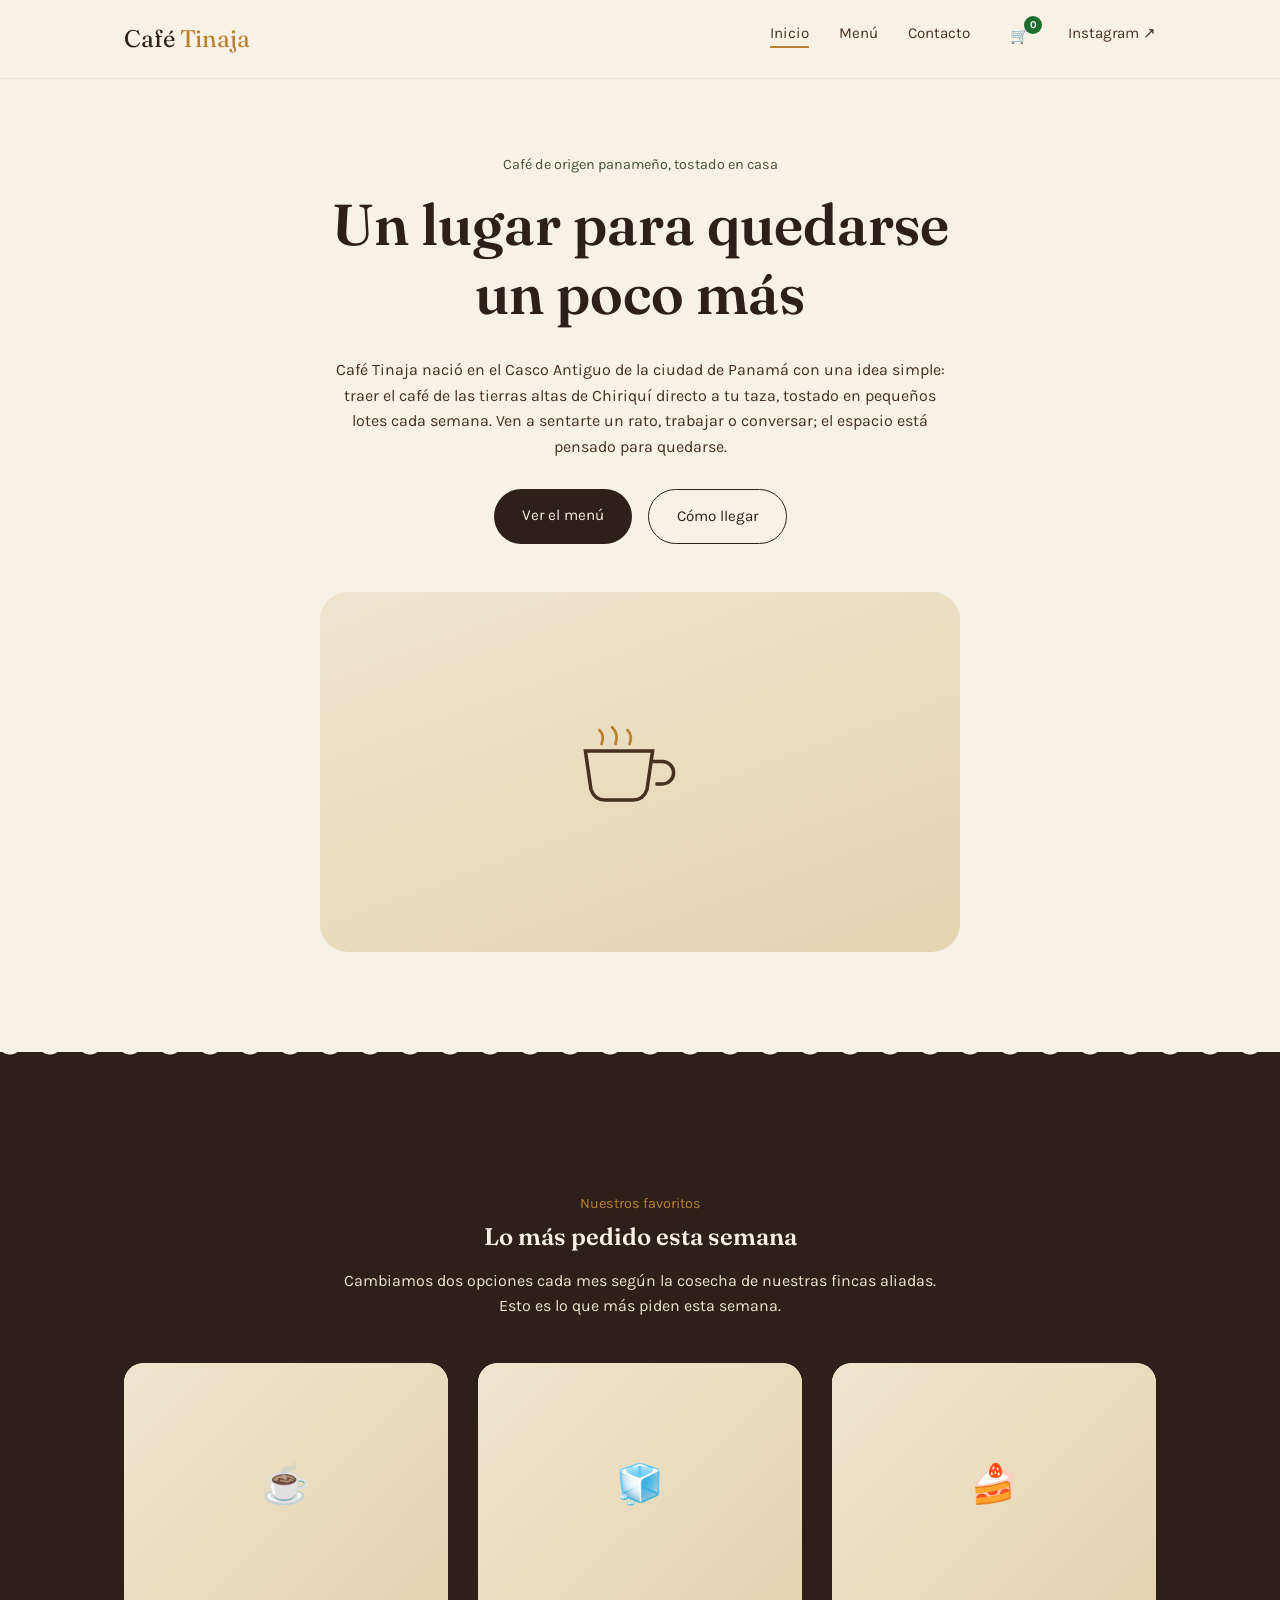
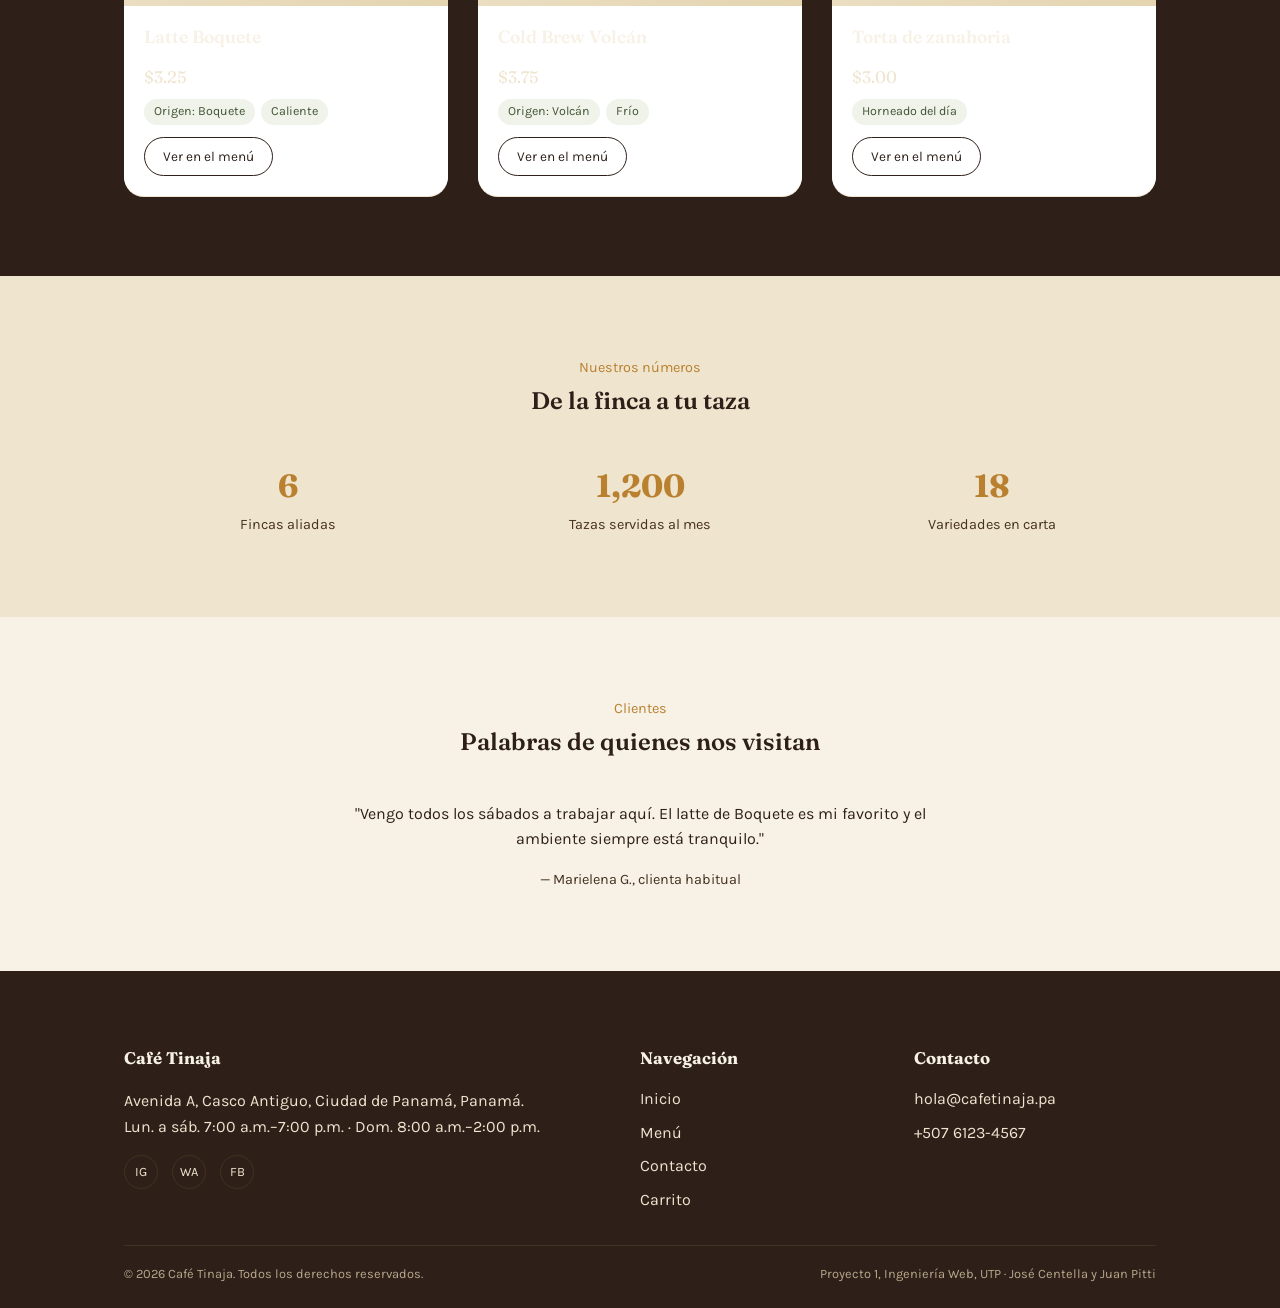
<file: index.html>
<!DOCTYPE html>
<html lang="es">
<head>
<meta charset="UTF-8">
<meta name="viewport" content="width=device-width, initial-scale=1.0">
<meta name="color-scheme" content="light">
<title>Café Tinaja | Cafetería de especialidad en Panamá</title>
<meta name="description" content="Café Tinaja: cafetería de especialidad con café de origen panameño, en el corazón de la ciudad.">
<link rel="preconnect" href="https://fonts.googleapis.com">
<link href="https://fonts.googleapis.com/css2?family=Fraunces:opsz,wght@9..144,500;9..144,600&family=Karla:wght@400;500;600&display=swap" rel="stylesheet">
<link rel="stylesheet" href="css/style.css">
</head>
<body>

<header class="navbar" id="navbar">
  <div class="container">
    <a href="index.html" class="logo">Café <em>Tinaja</em></a>
    <button class="nav-toggle" id="navToggle" aria-expanded="false" aria-controls="navLinks">☰ Menú</button>
    <ul class="nav-links" id="navLinks">
      <li><a href="index.html" class="active">Inicio</a></li>
      <li><a href="menu.html">Menú</a></li>
      <li><a href="contacto.html">Contacto</a></li>
      <li><a href="carrito.html" class="cart-link" id="cartLink" aria-label="Carrito de compras">🛒<span class="cart-badge" id="cartBadge" hidden>0</span></a></li>
      <li><a href="https://www.instagram.com/cafetinaja.pa" target="_blank" rel="noopener">Instagram ↗</a></li>
    </ul>
  </div>
</header>

<section class="hero">
  <div class="container">
    <span class="hero-eyebrow">Café de origen panameño, tostado en casa</span>
    <h1>Un lugar para quedarse un poco más</h1>
    <p>Café Tinaja nació en el Casco Antiguo de la ciudad de Panamá con una idea simple: traer el café de las tierras altas de Chiriquí directo a tu taza, tostado en pequeños lotes cada semana. Ven a sentarte un rato, trabajar o conversar; el espacio está pensado para quedarse.</p>
    <div class="hero-actions">
      <a href="menu.html" class="btn btn-primary">Ver el menú</a>
      <a href="contacto.html" class="btn btn-outline">Cómo llegar</a>
    </div>
    <div class="hero-media" aria-hidden="true">
      <svg viewBox="0 0 200 140" width="140" height="98">
        <path d="M30 95q5 15 20 15h40q15 0 20-15l8-55H22z" fill="none" stroke="#46301F" stroke-width="5"/>
        <path d="M118 55h14a16 16 0 0 1 0 32h-10" fill="none" stroke="#46301F" stroke-width="5"/>
        <path d="M45 30q5-12-3-20M65 30q5-15-5-24M85 30q5-12-3-20" fill="none" stroke="#B9812F" stroke-width="4" stroke-linecap="round"/>
      </svg>
    </div>
  </div>
</section>

<span class="wave-divider"></span>

<section class="section-dark">
  <div class="container">
    <div class="section-head">
      <span class="kicker">Nuestros favoritos</span>
      <h2>Lo más pedido esta semana</h2>
      <p>Cambiamos dos opciones cada mes según la cosecha de nuestras fincas aliadas. Esto es lo que más piden esta semana.</p>
    </div>
    <div class="menu-grid">
      <article class="menu-card">
        <div class="menu-photo" style="font-size:2.4rem;">☕</div>
        <div class="menu-body">
          <h3>Latte Boquete</h3>
          <p class="menu-price">$3.25</p>
          <ul class="menu-tags"><li>Origen: Boquete</li><li>Caliente</li></ul>
          <a class="btn btn-outline" style="padding:8px 18px;font-size:.85rem;" href="menu.html?buscar=Latte%20Boquete">Ver en el menú</a>
        </div>
      </article>
      <article class="menu-card">
        <div class="menu-photo" style="font-size:2.4rem;">🧊</div>
        <div class="menu-body">
          <h3>Cold Brew Volcán</h3>
          <p class="menu-price">$3.75</p>
          <ul class="menu-tags"><li>Origen: Volcán</li><li>Frío</li></ul>
          <a class="btn btn-outline" style="padding:8px 18px;font-size:.85rem;" href="menu.html?buscar=Cold%20Brew%20Volc%C3%A1n">Ver en el menú</a>
        </div>
      </article>
      <article class="menu-card">
        <div class="menu-photo" style="font-size:2.4rem;">🍰</div>
        <div class="menu-body">
          <h3>Torta de zanahoria</h3>
          <p class="menu-price">$3.00</p>
          <ul class="menu-tags"><li>Horneado del día</li></ul>
          <a class="btn btn-outline" style="padding:8px 18px;font-size:.85rem;" href="menu.html?buscar=Torta%20de%20zanahoria">Ver en el menú</a>
        </div>
      </article>
    </div>
  </div>
</section>

<section class="section-alt">
  <div class="container">
    <div class="section-head">
      <span class="kicker">Nuestros números</span>
      <h2>De la finca a tu taza</h2>
    </div>
    <div class="stats-row" style="color:var(--espresso)">
      <div class="stat"><b>6</b><span style="color:var(--espresso-2)">Fincas aliadas</span></div>
      <div class="stat"><b>1,200</b><span style="color:var(--espresso-2)">Tazas servidas al mes</span></div>
      <div class="stat"><b>18</b><span style="color:var(--espresso-2)">Variedades en carta</span></div>
    </div>
  </div>
</section>

<section>
  <div class="container">
    <div class="section-head">
      <span class="kicker">Clientes</span>
      <h2>Palabras de quienes nos visitan</h2>
    </div>
    <blockquote class="testimonial">
      <p>"Vengo todos los sábados a trabajar aquí. El latte de Boquete es mi favorito y el ambiente siempre está tranquilo."</p>
      <cite>— Marielena G., clienta habitual</cite>
    </blockquote>
  </div>
</section>

<footer>
  <div class="container">
    <div class="footer-grid">
      <div>
        <h4>Café Tinaja</h4>
        <p>Avenida A, Casco Antiguo, Ciudad de Panamá, Panamá.<br>Lun. a sáb. 7:00 a.m.–7:00 p.m. · Dom. 8:00 a.m.–2:00 p.m.</p>
        <div class="social-row">
          <a href="https://www.instagram.com/cafetinaja.pa" target="_blank" rel="noopener" aria-label="Instagram">IG</a>
          <a href="https://wa.me/50761234567" target="_blank" rel="noopener" aria-label="WhatsApp">WA</a>
          <a href="https://www.facebook.com/cafetinajapa" target="_blank" rel="noopener" aria-label="Facebook">FB</a>
        </div>
      </div>
      <div>
        <h4>Navegación</h4>
        <ul>
          <li><a href="index.html">Inicio</a></li>
          <li><a href="menu.html">Menú</a></li>
          <li><a href="contacto.html">Contacto</a></li>
          <li><a href="carrito.html">Carrito</a></li>
        </ul>
      </div>
      <div>
        <h4>Contacto</h4>
        <ul>
          <li>hola@cafetinaja.pa</li>
          <li>+507 6123-4567</li>
        </ul>
      </div>
    </div>
    <div class="footer-bottom">
      <span>© 2026 Café Tinaja. Todos los derechos reservados.</span>
      <span>Proyecto 1, Ingeniería Web, UTP · José Centella y Juan Pitti</span>
    </div>
  </div>
</footer>

<script>
  const navToggle = document.getElementById('navToggle');
  const navbar = document.getElementById('navbar');
  navToggle.addEventListener('click', () => {
    const expanded = navToggle.getAttribute('aria-expanded') === 'true';
    navToggle.setAttribute('aria-expanded', String(!expanded));
    navbar.classList.toggle('open');
  });
</script>
<script src="js/carrito.js"></script>
</body>
</html>
</file>
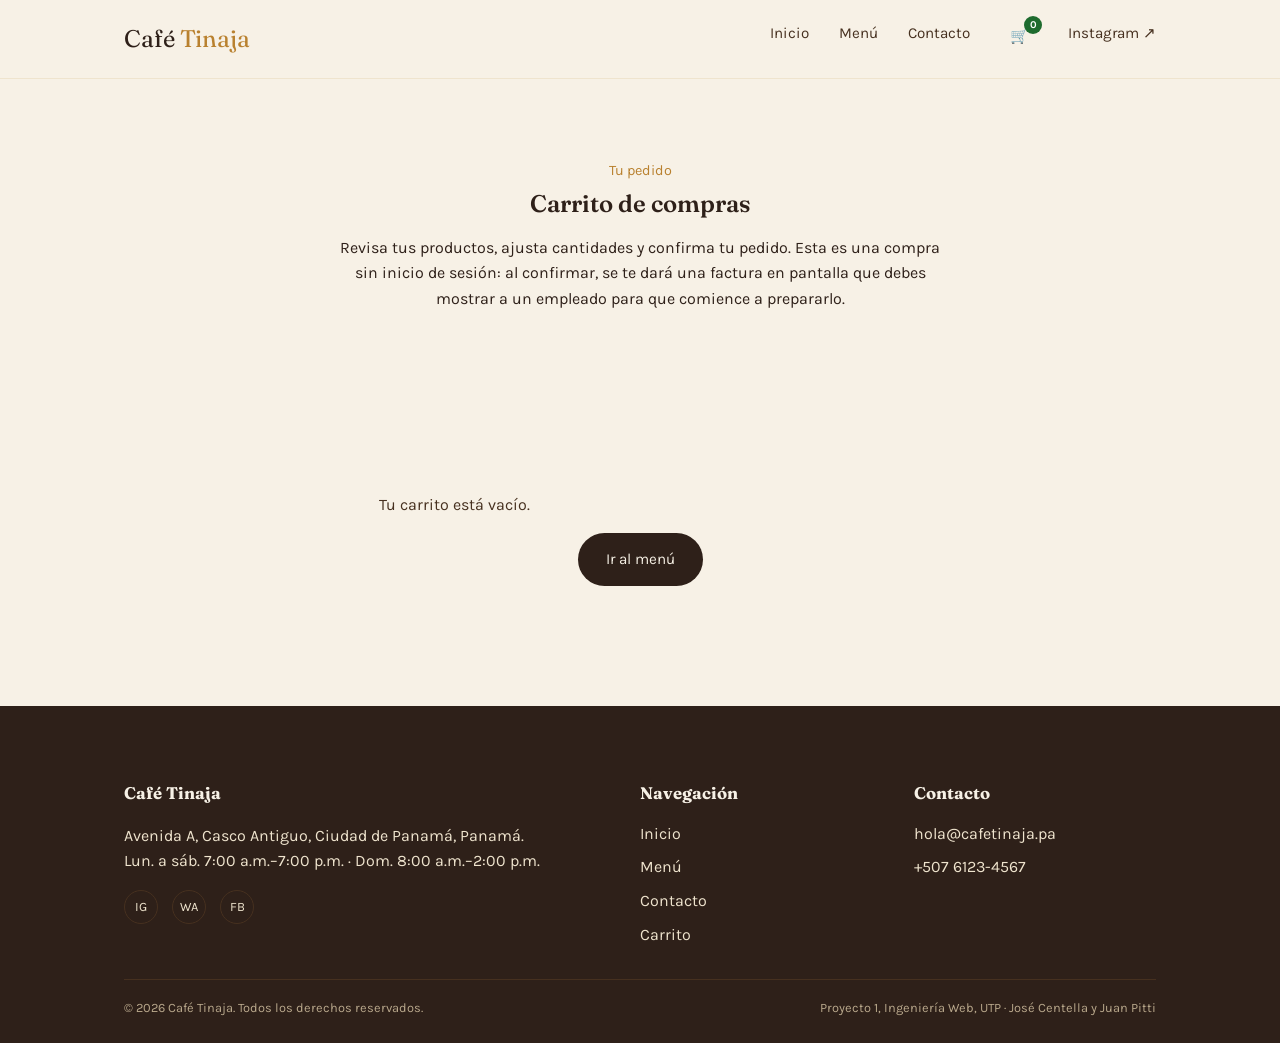
<file: carrito.html>
<!DOCTYPE html>
<html lang="es">
<head>
<meta charset="UTF-8">
<meta name="viewport" content="width=device-width, initial-scale=1.0">
<meta name="color-scheme" content="light">
<title>Carrito | Café Tinaja</title>
<meta name="description" content="Revisa y confirma tu pedido en Café Tinaja.">
<link rel="preconnect" href="https://fonts.googleapis.com">
<link href="https://fonts.googleapis.com/css2?family=Fraunces:opsz,wght@9..144,500;9..144,600&family=Karla:wght@400;500;600&display=swap" rel="stylesheet">
<link rel="stylesheet" href="css/style.css">
</head>
<body>

<header class="navbar" id="navbar">
  <div class="container">
    <a href="index.html" class="logo">Café <em>Tinaja</em></a>
    <button class="nav-toggle" id="navToggle" aria-expanded="false" aria-controls="navLinks">☰ Menú</button>
    <ul class="nav-links" id="navLinks">
      <li><a href="index.html">Inicio</a></li>
      <li><a href="menu.html">Menú</a></li>
      <li><a href="contacto.html">Contacto</a></li>
      <li><a href="carrito.html" class="cart-link" id="cartLink" aria-label="Carrito de compras">🛒<span class="cart-badge" id="cartBadge" hidden>0</span></a></li>
      <li><a href="https://www.instagram.com/cafetinaja.pa" target="_blank" rel="noopener">Instagram ↗</a></li>
    </ul>
  </div>
</header>

<section style="padding-bottom:0;">
  <div class="container">
    <div class="section-head">
      <span class="kicker">Tu pedido</span>
      <h1>Carrito de compras</h1>
      <p>Revisa tus productos, ajusta cantidades y confirma tu pedido. Esta es una compra sin inicio de sesión: al confirmar, se te dará una factura en pantalla que debes mostrar a un empleado para que comience a prepararlo.</p>
    </div>
  </div>
</section>

<section>
  <div class="container">
    <div id="toastCarrito" class="toast" role="status" aria-live="polite" hidden></div>

    <!-- Vista: carrito vacio -->
    <div id="vistaVacio" class="cart-empty" hidden>
      <p>Tu carrito está vacío.</p>
      <a href="menu.html" class="btn btn-primary">Ir al menú</a>
    </div>

    <!-- Vista: carrito con productos -->
    <div id="vistaCarrito" hidden>
      <div id="listaCarrito" class="cart-list"></div>
      <div class="cart-summary">
        <span>Total: <strong id="totalCarrito">$0.00</strong></span>
        <button type="button" id="btnVaciar" class="btn btn-outline">Vaciar carrito</button>
      </div>

      <div class="cart-checkout">
        <h2 style="text-align:center;">Confirmar pedido</h2>
        <form id="formPedido" name="pedido" method="POST" data-netlify="true" novalidate>
          <input type="hidden" name="form-name" value="pedido">
          <input type="hidden" name="resumen_pedido" id="resumenPedido">
          <input type="hidden" name="total" id="totalOculto">
          <div class="field">
            <label for="nombrePedido">Nombre completo</label>
            <input type="text" id="nombrePedido" name="nombre" required minlength="3" placeholder="Ej. María Pérez">
            <small class="form-error" id="e-nombrePedido"></small>
          </div>
          <div class="field">
            <label for="telefonoPedido">Teléfono (7 u 8 dígitos)</label>
            <input type="tel" id="telefonoPedido" name="telefono" required placeholder="61234567">
            <small class="form-error" id="e-telefonoPedido"></small>
          </div>
          <div class="field">
            <label for="notaPedido">Nota para el barista (opcional)</label>
            <textarea id="notaPedido" name="nota" placeholder="Ej. sin azúcar, para llevar…"></textarea>
          </div>
          <button type="submit" class="btn btn-primary" style="width:100%;">Confirmar pedido</button>
        </form>
      </div>
    </div>

    <!-- Vista: factura de confirmacion -->
    <div id="vistaFactura" hidden>
      <div class="factura">
        <h2>¡Pedido confirmado!</h2>
        <p class="factura-id" id="facturaId"></p>
        <ul id="facturaItems"></ul>
        <div class="factura-total"><span>Total</span><span id="facturaTotal"></span></div>
        <p class="factura-nota">Muestra esta pantalla a un empleado de Café Tinaja para que comience a preparar tu pedido.</p>
        <div style="text-align:center;margin-top:18px;">
          <a href="menu.html" class="btn btn-outline">Hacer otro pedido</a>
        </div>
      </div>
    </div>
  </div>
</section>

<footer>
  <div class="container">
    <div class="footer-grid">
      <div>
        <h4>Café Tinaja</h4>
        <p>Avenida A, Casco Antiguo, Ciudad de Panamá, Panamá.<br>Lun. a sáb. 7:00 a.m.–7:00 p.m. · Dom. 8:00 a.m.–2:00 p.m.</p>
        <div class="social-row">
          <a href="https://www.instagram.com/cafetinaja.pa" target="_blank" rel="noopener" aria-label="Instagram">IG</a>
          <a href="https://wa.me/50761234567" target="_blank" rel="noopener" aria-label="WhatsApp">WA</a>
          <a href="https://www.facebook.com/cafetinajapa" target="_blank" rel="noopener" aria-label="Facebook">FB</a>
        </div>
      </div>
      <div>
        <h4>Navegación</h4>
        <ul>
          <li><a href="index.html">Inicio</a></li>
          <li><a href="menu.html">Menú</a></li>
          <li><a href="contacto.html">Contacto</a></li>
          <li><a href="carrito.html">Carrito</a></li>
        </ul>
      </div>
      <div>
        <h4>Contacto</h4>
        <ul>
          <li>hola@cafetinaja.pa</li>
          <li>+507 6123-4567</li>
        </ul>
      </div>
    </div>
    <div class="footer-bottom">
      <span>© 2026 Café Tinaja. Todos los derechos reservados.</span>
      <span>Proyecto 1, Ingeniería Web, UTP · José Centella y Juan Pitti</span>
    </div>
  </div>
</footer>

<script src="js/carrito.js"></script>
<script>
  const navToggle = document.getElementById('navToggle');
  const navbar = document.getElementById('navbar');
  navToggle.addEventListener('click', () => {
    const expanded = navToggle.getAttribute('aria-expanded') === 'true';
    navToggle.setAttribute('aria-expanded', String(!expanded));
    navbar.classList.toggle('open');
  });

  const vistaVacio = document.getElementById('vistaVacio');
  const vistaCarrito = document.getElementById('vistaCarrito');
  const vistaFactura = document.getElementById('vistaFactura');
  const listaCarrito = document.getElementById('listaCarrito');
  const totalCarrito = document.getElementById('totalCarrito');

  function fmt(n) { return '$' + n.toFixed(2); }

  function renderCarrito() {
    const lista = Carrito.leerCarrito();
    if (lista.length === 0) {
      vistaVacio.hidden = false;
      vistaCarrito.hidden = true;
      vistaFactura.hidden = true;
      return;
    }
    vistaVacio.hidden = true;
    vistaCarrito.hidden = false;

    listaCarrito.innerHTML = lista.map(p => {
      const opciones = Array.from({ length: 10 }, (_, i) => i + 1)
        .map(n => `<option value="${n}" ${n === p.cantidad ? 'selected' : ''}>${n}</option>`).join('');
      return `
      <div class="cart-item" data-id="${p.id}">
        <div class="cart-item-info">
          <h3>${p.nombre}</h3>
          <p>${fmt(p.precio)} c/u</p>
        </div>
        <div class="cart-item-actions">
          <label>Cantidad
            <select class="cart-qty" data-id="${p.id}">${opciones}</select>
          </label>
          <span class="cart-subtotal">${fmt(p.precio * p.cantidad)}</span>
          <button type="button" class="cart-remove" data-id="${p.id}">Eliminar</button>
        </div>
      </div>`;
    }).join('');

    totalCarrito.textContent = fmt(Carrito.totalPrecio(lista));

    listaCarrito.querySelectorAll('.cart-qty').forEach(sel => {
      sel.addEventListener('change', () => {
        Carrito.cambiarCantidad(sel.dataset.id, sel.value);
        renderCarrito();
      });
    });
    listaCarrito.querySelectorAll('.cart-remove').forEach(btn => {
      btn.addEventListener('click', () => {
        Carrito.quitarDelCarrito(btn.dataset.id);
        renderCarrito();
      });
    });
  }

  document.getElementById('btnVaciar').addEventListener('click', () => {
    Carrito.vaciarCarrito();
    renderCarrito();
  });

  renderCarrito();

  // ---- Checkout ----
  const f = document.getElementById('formPedido');
  const reglasPedido = {
    nombre:   v => /^[A-Za-zÁÉÍÓÚÜÑáéíóúüñ ]{3,60}$/.test(v.trim()) || 'Escribe solo letras, entre 3 y 60 caracteres.',
    telefono: v => /^[0-9]{7,8}$/.test(v.trim()) || 'Escribe 7 u 8 dígitos, sin espacios ni guiones.'
  };
  function validarPedido(campo) {
    const regla = reglasPedido[campo.name];
    if (!regla) return true;
    const r = regla(campo.value);
    const err = document.getElementById('e-' + campo.id);
    if (err) err.textContent = r === true ? '' : r;
    campo.classList.toggle('invalido', r !== true);
    return r === true;
  }
  f.querySelectorAll('#nombrePedido, #telefonoPedido').forEach(c => c.addEventListener('blur', () => validarPedido(c)));

  let temporizadorCarrito;
  function mostrarToastCarrito(mensaje, tipo) {
    const t = document.getElementById('toastCarrito');
    clearTimeout(temporizadorCarrito);
    t.textContent = mensaje;
    t.className = 'toast ' + tipo;
    t.hidden = false;
    temporizadorCarrito = setTimeout(() => { t.hidden = true; }, 4000);
  }
  function codificar(datos) {
    return Object.keys(datos).map(k => encodeURIComponent(k) + '=' + encodeURIComponent(datos[k])).join('&');
  }

  f.addEventListener('submit', e => {
    e.preventDefault();
    let ok = true;
    f.querySelectorAll('#nombrePedido, #telefonoPedido').forEach(c => { if (!validarPedido(c)) ok = false; });
    if (!ok) return;

    const lista = Carrito.leerCarrito();
    if (lista.length === 0) { mostrarToastCarrito('Tu carrito está vacío.', 'error'); return; }

    const total = Carrito.totalPrecio(lista);
    const resumenTexto = lista.map(p => `${p.cantidad}x ${p.nombre} (${fmt(p.precio * p.cantidad)})`).join(' | ');
    document.getElementById('resumenPedido').value = resumenTexto;
    document.getElementById('totalOculto').value = fmt(total);

    const datos = Object.fromEntries(new FormData(f).entries());
    fetch('/', {
      method: 'POST',
      headers: { 'Content-Type': 'application/x-www-form-urlencoded' },
      body: codificar(datos)
    })
    .then(res => {
      if (!res.ok) throw new Error('Respuesta no valida de Netlify: ' + res.status);
      const idPedido = 'CT-' + Date.now().toString().slice(-6);
      document.getElementById('facturaId').textContent = 'Pedido ' + idPedido;
      document.getElementById('facturaItems').innerHTML = lista.map(p =>
        `<li><span>${p.cantidad}x ${p.nombre}</span><span>${fmt(p.precio * p.cantidad)}</span></li>`
      ).join('');
      document.getElementById('facturaTotal').textContent = fmt(total);

      Carrito.vaciarCarrito();
      vistaCarrito.hidden = true;
      vistaFactura.hidden = false;
    })
    .catch(() => {
      mostrarToastCarrito('Error: no se pudo confirmar el pedido.', 'error');
    });
  });
</script>
</body>
</html>
</file>
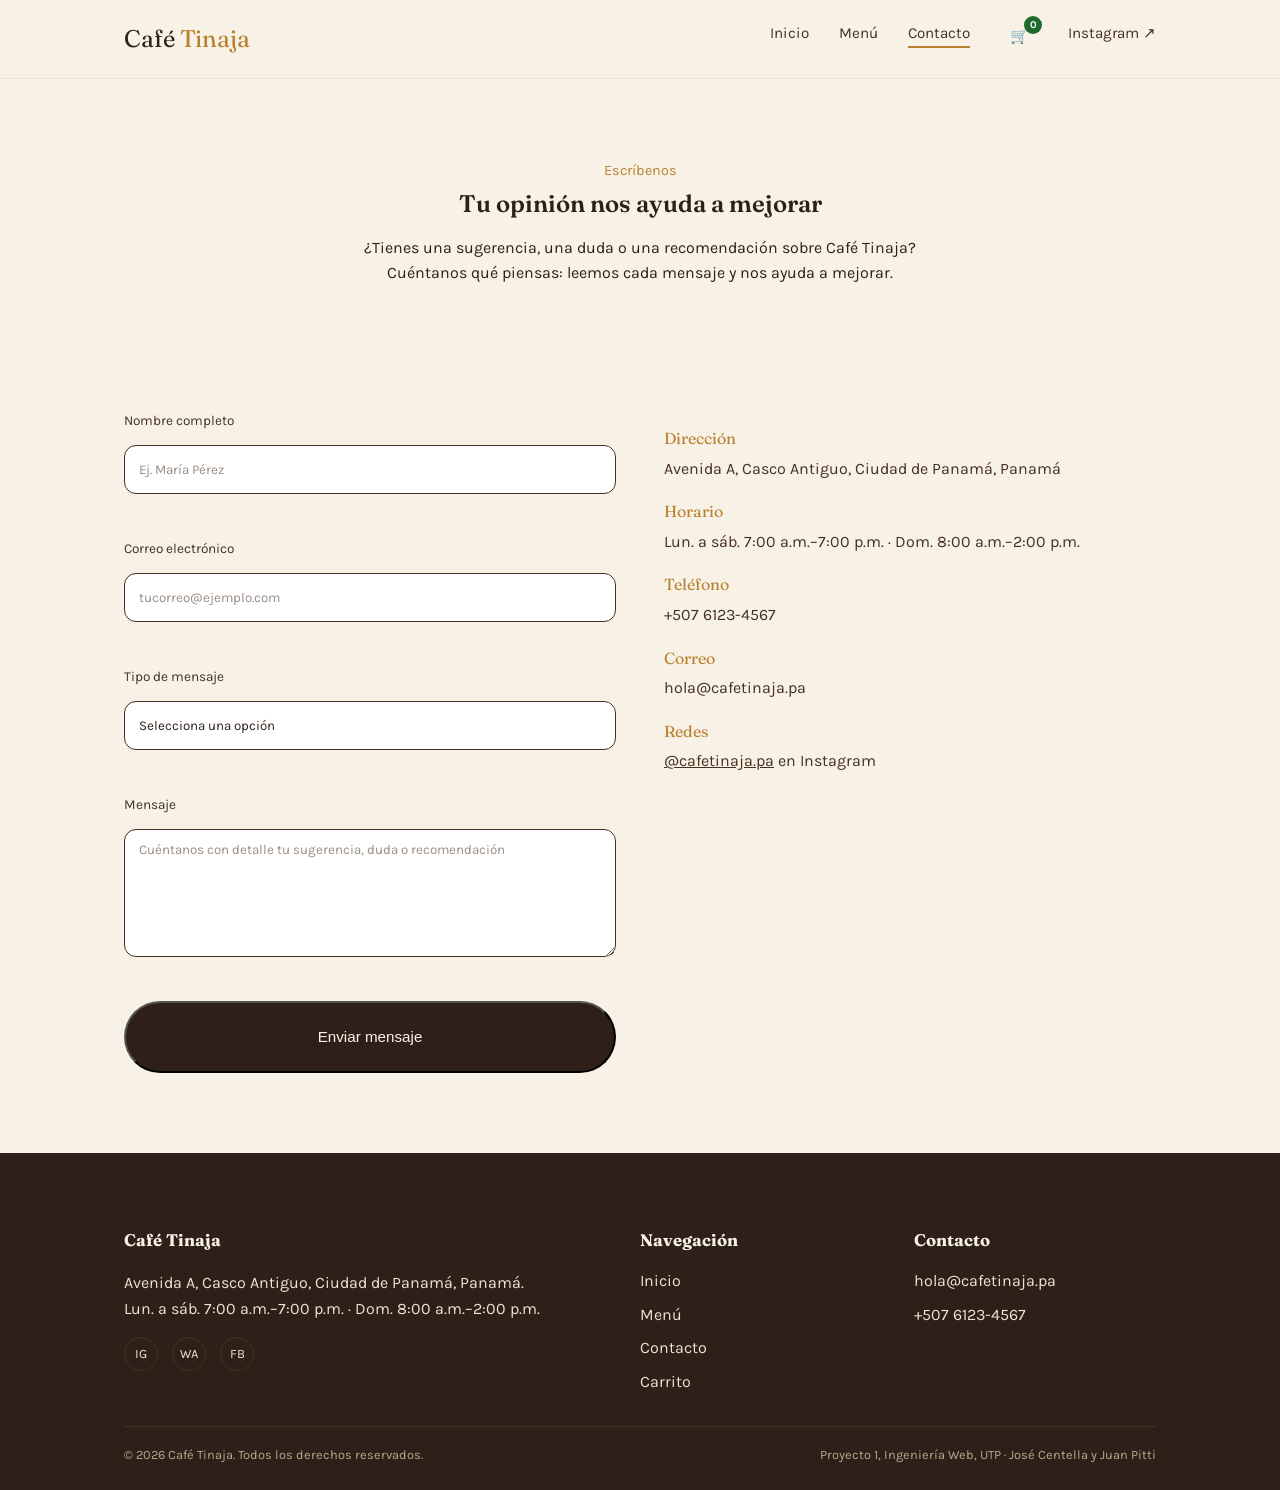
<file: contacto.html>
<!DOCTYPE html>
<html lang="es">
<head>
<meta charset="UTF-8">
<meta name="viewport" content="width=device-width, initial-scale=1.0">
<meta name="color-scheme" content="light">
<title>Contacto | Café Tinaja</title>
<meta name="description" content="Comparte tus sugerencias, dudas o recomendaciones sobre Café Tinaja.">
<link rel="preconnect" href="https://fonts.googleapis.com">
<link href="https://fonts.googleapis.com/css2?family=Fraunces:opsz,wght@9..144,500;9..144,600&family=Karla:wght@400;500;600&display=swap" rel="stylesheet">
<link rel="stylesheet" href="css/style.css">
</head>
<body>

<header class="navbar" id="navbar">
  <div class="container">
    <a href="index.html" class="logo">Café <em>Tinaja</em></a>
    <button class="nav-toggle" id="navToggle" aria-expanded="false" aria-controls="navLinks">☰ Menú</button>
    <ul class="nav-links" id="navLinks">
      <li><a href="index.html">Inicio</a></li>
      <li><a href="menu.html">Menú</a></li>
      <li><a href="contacto.html" class="active">Contacto</a></li>
      <li><a href="carrito.html" class="cart-link" id="cartLink" aria-label="Carrito de compras">🛒<span class="cart-badge" id="cartBadge" hidden>0</span></a></li>
      <li><a href="https://www.instagram.com/cafetinaja.pa" target="_blank" rel="noopener">Instagram ↗</a></li>
    </ul>
  </div>
</header>

<section style="padding-bottom:0;">
  <div class="container">
    <div class="section-head">
      <span class="kicker">Escríbenos</span>
      <h1>Tu opinión nos ayuda a mejorar</h1>
      <p>¿Tienes una sugerencia, una duda o una recomendación sobre Café Tinaja? Cuéntanos qué piensas: leemos cada mensaje y nos ayuda a mejorar.</p>
    </div>
  </div>
</section>

<section>
  <div class="container contact-grid">
    <div id="toast" class="toast" role="status" aria-live="polite" hidden></div>
    <form class="contact-form" id="form" name="contacto" method="POST" data-netlify="true" novalidate>
      <input type="hidden" name="form-name" value="contacto">
      <div class="field">
        <label for="nombre">Nombre completo</label>
        <input type="text" id="nombre" name="nombre" required placeholder="Ej. María Pérez" minlength="3">
        <small class="form-error" id="e-nombre"></small>
      </div>
      <div class="field">
        <label for="correo">Correo electrónico</label>
        <input type="email" id="correo" name="correo" required placeholder="tucorreo@ejemplo.com">
        <small class="form-error" id="e-correo"></small>
      </div>
      <div class="field">
        <label for="motivo">Tipo de mensaje</label>
        <select id="motivo" name="motivo" required>
          <option value="">Selecciona una opción</option>
          <option>Sugerencia</option>
          <option>Duda</option>
          <option>Recomendación</option>
          <option>Otro</option>
        </select>
        <small class="form-error" id="e-motivo"></small>
      </div>
      <div class="field">
        <label for="mensaje">Mensaje</label>
        <textarea id="mensaje" name="mensaje" required placeholder="Cuéntanos con detalle tu sugerencia, duda o recomendación" minlength="15"></textarea>
        <small class="form-error" id="e-mensaje"></small>
      </div>
      <button type="submit" class="btn btn-primary">Enviar mensaje</button>
    </form>

    <div>
      <dl class="contact-info">
        <dt>Dirección</dt>
        <dd>Avenida A, Casco Antiguo, Ciudad de Panamá, Panamá</dd>
        <dt>Horario</dt>
        <dd>Lun. a sáb. 7:00 a.m.–7:00 p.m. · Dom. 8:00 a.m.–2:00 p.m.</dd>
        <dt>Teléfono</dt>
        <dd>+507 6123-4567</dd>
        <dt>Correo</dt>
        <dd>hola@cafetinaja.pa</dd>
        <dt>Redes</dt>
        <dd><a href="https://www.instagram.com/cafetinaja.pa" target="_blank" rel="noopener">@cafetinaja.pa</a> en Instagram</dd>
      </dl>
      <div class="map-box" style="background:none;">
        <iframe src="https://www.google.com/maps?q=Casco+Antiguo,+Ciudad+de+Panam%C3%A1&output=embed"
          width="100%" height="100%" style="border:0;border-radius:20px;" loading="lazy"
          referrerpolicy="no-referrer-when-downgrade" title="Ubicación de Café Tinaja"></iframe>
      </div>
    </div>
  </div>
</section>

<footer>
  <div class="container">
    <div class="footer-grid">
      <div>
        <h4>Café Tinaja</h4>
        <p>Avenida A, Casco Antiguo, Ciudad de Panamá, Panamá.<br>Lun. a sáb. 7:00 a.m.–7:00 p.m. · Dom. 8:00 a.m.–2:00 p.m.</p>
        <div class="social-row">
          <a href="https://www.instagram.com/cafetinaja.pa" target="_blank" rel="noopener" aria-label="Instagram">IG</a>
          <a href="https://wa.me/50761234567" target="_blank" rel="noopener" aria-label="WhatsApp">WA</a>
          <a href="https://www.facebook.com/cafetinajapa" target="_blank" rel="noopener" aria-label="Facebook">FB</a>
        </div>
      </div>
      <div>
        <h4>Navegación</h4>
        <ul>
          <li><a href="index.html">Inicio</a></li>
          <li><a href="menu.html">Menú</a></li>
          <li><a href="contacto.html">Contacto</a></li>
          <li><a href="carrito.html">Carrito</a></li>
        </ul>
      </div>
      <div>
        <h4>Contacto</h4>
        <ul>
          <li>hola@cafetinaja.pa</li>
          <li>+507 6123-4567</li>
        </ul>
      </div>
    </div>
    <div class="footer-bottom">
      <span>© 2026 Café Tinaja. Todos los derechos reservados.</span>
      <span>Proyecto 1, Ingeniería Web, UTP · José Centella y Juan Pitti</span>
    </div>
  </div>
</footer>

<script>
  const navToggle = document.getElementById('navToggle');
  const navbar = document.getElementById('navbar');
  navToggle.addEventListener('click', () => {
    const expanded = navToggle.getAttribute('aria-expanded') === 'true';
    navToggle.setAttribute('aria-expanded', String(!expanded));
    navbar.classList.toggle('open');
  });

  const f = document.getElementById("form");
  const reglas = {
    nombre:   v => /^[A-Za-zÁÉÍÓÚÜÑáéíóúüñ ]{3,60}$/.test(v.trim()) || "Escribe solo letras, entre 3 y 60 caracteres.",
    correo:   v => /^[^\s@]+@[^\s@]+\.[^\s@]{2,}$/.test(v.trim()) || "Escribe un correo válido, como nombre@dominio.com.",
    motivo:   v => v !== "" || "Selecciona un tipo de mensaje.",
    mensaje:  v => v.trim().length >= 15 || "El mensaje debe tener al menos 15 caracteres."
  };
  function validar(campo) {
    const r = reglas[campo.name](campo.value);
    const err = document.getElementById("e-" + campo.name);
    if (err) err.textContent = r === true ? "" : r;
    campo.classList.toggle("invalido", r !== true);
    return r === true;
  }
  f.querySelectorAll("input:not([type=hidden]), select, textarea").forEach(c => c.addEventListener("blur", () => validar(c)));

  let temporizador;
  function mostrarToast(mensaje, tipo) {
    const t = document.getElementById("toast");
    clearTimeout(temporizador);
    t.textContent = mensaje;
    t.className = "toast " + tipo;
    t.hidden = false;
    temporizador = setTimeout(() => { t.hidden = true; }, 4000);
  }
  function codificar(datos) {
    return Object.keys(datos).map(k => encodeURIComponent(k) + "=" + encodeURIComponent(datos[k])).join("&");
  }
  f.addEventListener("submit", e => {
    e.preventDefault();
    let ok = true;
    f.querySelectorAll("input:not([type=hidden]), select, textarea").forEach(c => { if (!validar(c)) ok = false; });
    if (!ok) return;
    const datos = Object.fromEntries(new FormData(f).entries());
    fetch("/", {
      method: "POST",
      headers: { "Content-Type": "application/x-www-form-urlencoded" },
      body: codificar(datos)
    })
    .then(res => {
      if (!res.ok) throw new Error("Respuesta no valida de Netlify: " + res.status);
      f.reset();
      mostrarToast("Mensaje enviado correctamente.", "exito");
    })
    .catch(() => {
      mostrarToast("Error: no se pudo enviar el mensaje.", "error");
    });
  });
</script>
<script src="js/carrito.js"></script>
</body>
</html>
</file>
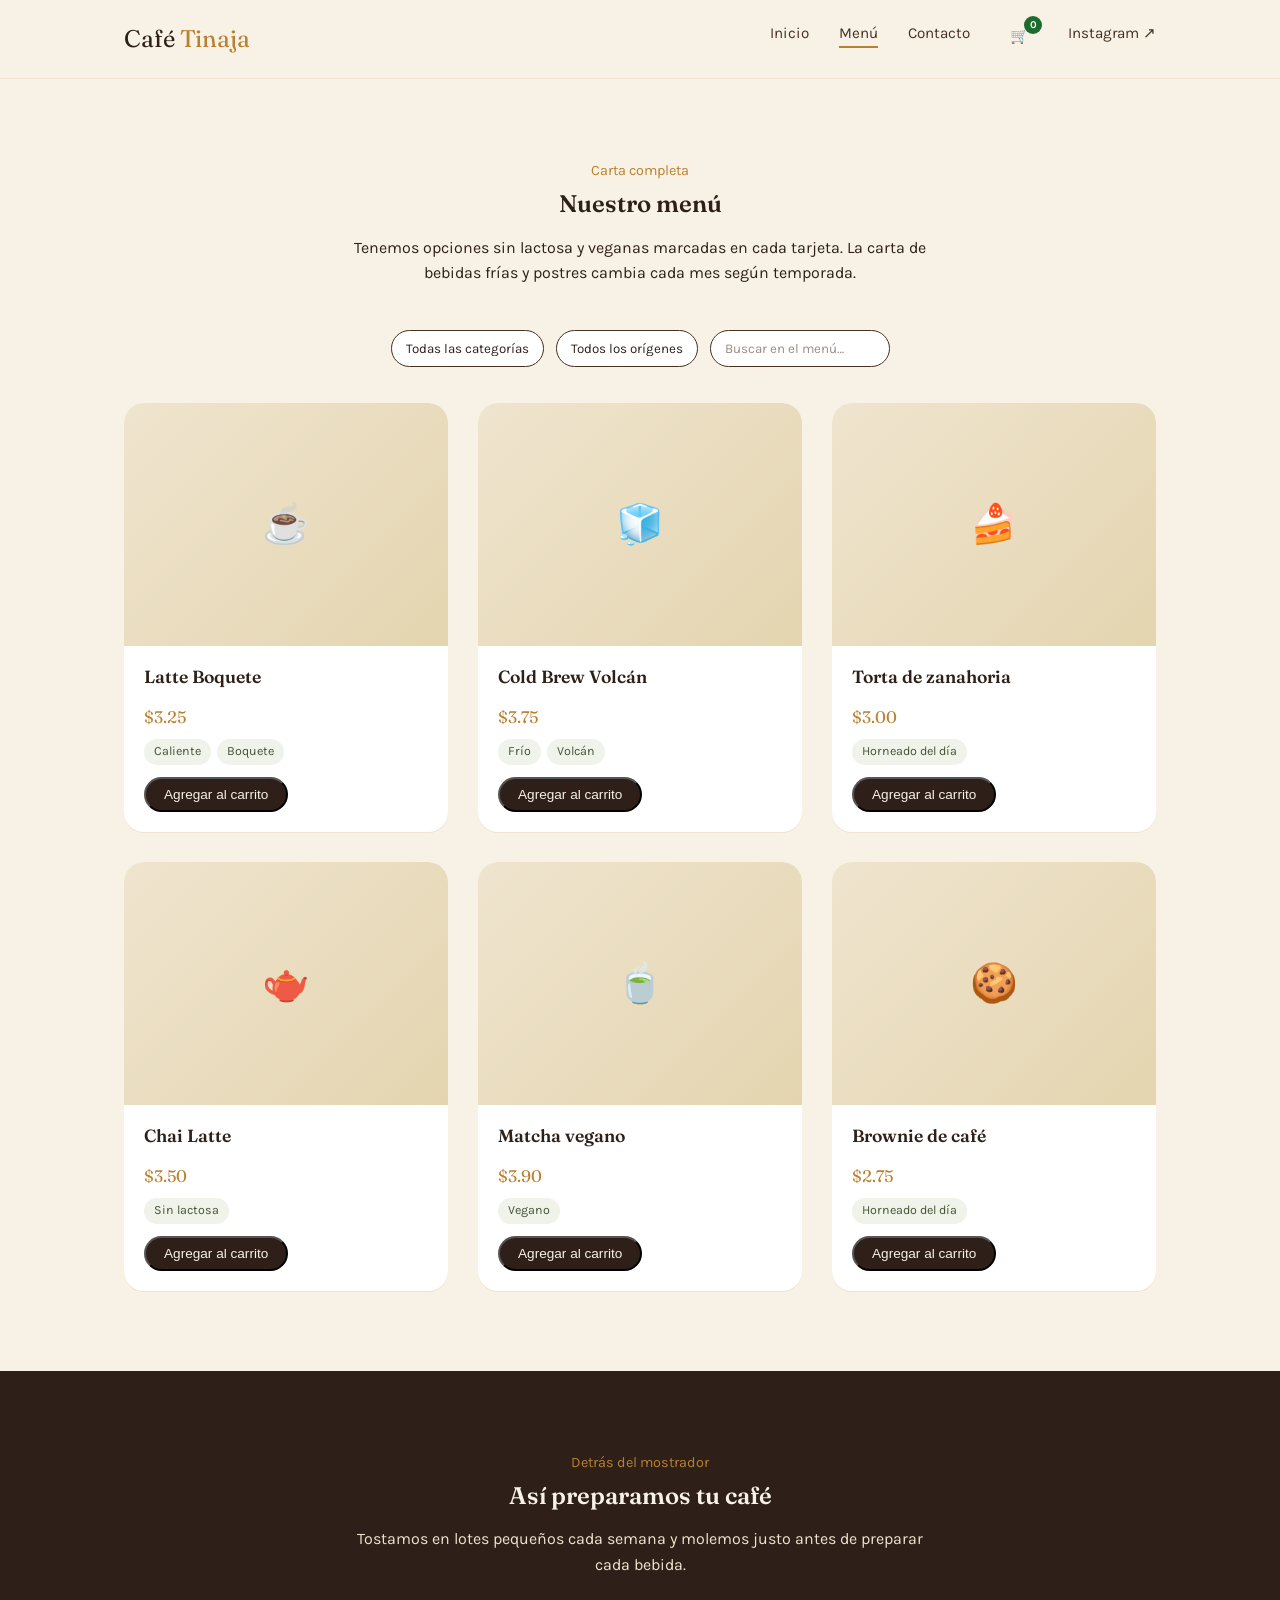
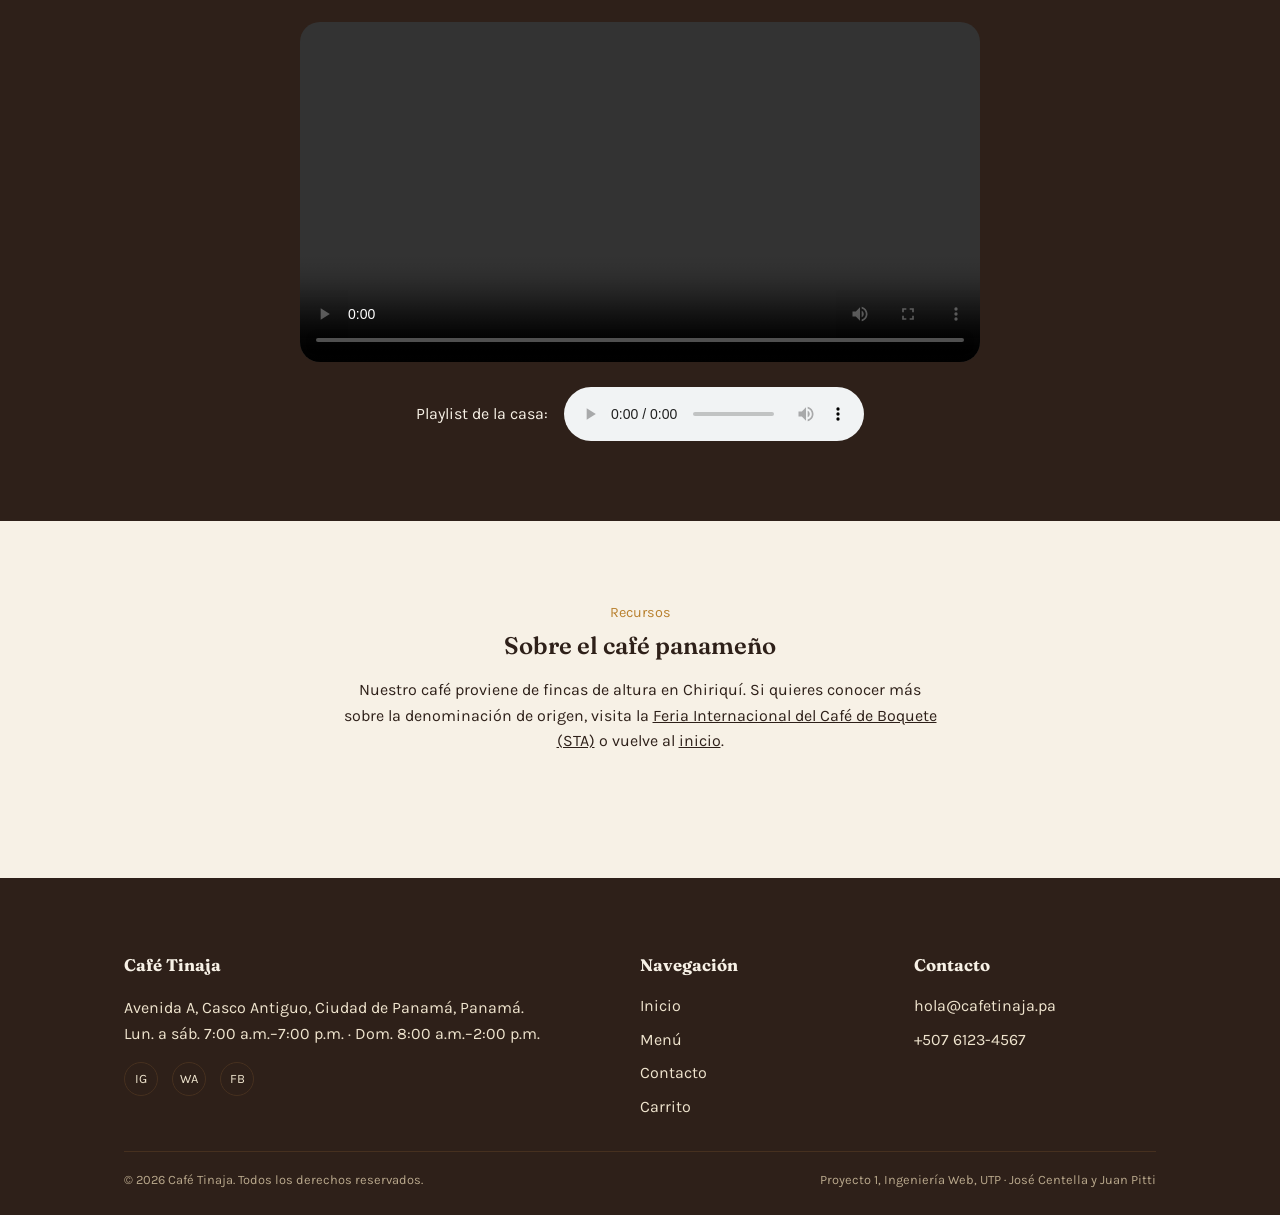
<file: menu.html>
<!DOCTYPE html>
<html lang="es">
<head>
<meta charset="UTF-8">
<meta name="viewport" content="width=device-width, initial-scale=1.0">
<meta name="color-scheme" content="light">
<title>Menú | Café Tinaja</title>
<meta name="description" content="Menú completo de Café Tinaja: bebidas de especialidad, postres y opciones frías.">
<link rel="preconnect" href="https://fonts.googleapis.com">
<link href="https://fonts.googleapis.com/css2?family=Fraunces:opsz,wght@9..144,500;9..144,600&family=Karla:wght@400;500;600&display=swap" rel="stylesheet">
<link rel="stylesheet" href="css/style.css">
</head>
<body>

<header class="navbar" id="navbar">
  <div class="container">
    <a href="index.html" class="logo">Café <em>Tinaja</em></a>
    <button class="nav-toggle" id="navToggle" aria-expanded="false" aria-controls="navLinks">☰ Menú</button>
    <ul class="nav-links" id="navLinks">
      <li><a href="index.html">Inicio</a></li>
      <li><a href="menu.html" class="active">Menú</a></li>
      <li><a href="contacto.html">Contacto</a></li>
      <li><a href="carrito.html" class="cart-link" id="cartLink" aria-label="Carrito de compras">🛒<span class="cart-badge" id="cartBadge" hidden>0</span></a></li>
      <li><a href="https://www.instagram.com/cafetinaja.pa" target="_blank" rel="noopener">Instagram ↗</a></li>
    </ul>
  </div>
</header>

<section style="padding-bottom:0;">
  <div class="container">
    <div class="section-head">
      <span class="kicker">Carta completa</span>
      <h1>Nuestro menú</h1>
      <p>Tenemos opciones sin lactosa y veganas marcadas en cada tarjeta. La carta de bebidas frías y postres cambia cada mes según temporada.</p>
    </div>
  </div>
</section>

<section style="padding-top:0;">
  <div class="container">
    <form class="filters" onsubmit="return false;">
      <select name="categoria" aria-label="Filtrar por categoría">
        <option value="">Todas las categorías</option>
        <option>Bebidas calientes</option>
        <option>Bebidas frías</option>
        <option>Postres</option>
      </select>
      <select name="origen" aria-label="Filtrar por origen del café">
        <option value="">Todos los orígenes</option>
        <option>Boquete</option>
        <option>Volcán</option>
      </select>
      <input type="text" id="buscarMenu" placeholder="Buscar en el menú…">
    </form>

    <div id="toastMenu" class="toast" role="status" aria-live="polite" hidden></div>
    <div class="menu-grid">
      <article class="menu-card" data-categoria="Bebidas calientes" data-origen="Boquete" data-nombre="Latte Boquete">
        <div class="menu-photo" style="font-size:2.4rem;">☕</div>
        <div class="menu-body">
          <h3>Latte Boquete</h3>
          <p class="menu-price">$3.25</p>
          <ul class="menu-tags"><li>Caliente</li><li>Boquete</li></ul>
          <button type="button" class="btn btn-primary btn-agregar" style="padding:8px 18px;font-size:.85rem;" data-id="latte-boquete" data-nombre="Latte Boquete" data-precio="3.25">Agregar al carrito</button>
        </div>
      </article>
      <article class="menu-card" data-categoria="Bebidas frías" data-origen="Volcán" data-nombre="Cold Brew Volcán">
        <div class="menu-photo" style="font-size:2.4rem;">🧊</div>
        <div class="menu-body">
          <h3>Cold Brew Volcán</h3>
          <p class="menu-price">$3.75</p>
          <ul class="menu-tags"><li>Frío</li><li>Volcán</li></ul>
          <button type="button" class="btn btn-primary btn-agregar" style="padding:8px 18px;font-size:.85rem;" data-id="cold-brew-volcan" data-nombre="Cold Brew Volcán" data-precio="3.75">Agregar al carrito</button>
        </div>
      </article>
      <article class="menu-card" data-categoria="Postres" data-origen="" data-nombre="Torta de zanahoria">
        <div class="menu-photo" style="font-size:2.4rem;">🍰</div>
        <div class="menu-body">
          <h3>Torta de zanahoria</h3>
          <p class="menu-price">$3.00</p>
          <ul class="menu-tags"><li>Horneado del día</li></ul>
          <button type="button" class="btn btn-primary btn-agregar" style="padding:8px 18px;font-size:.85rem;" data-id="torta-zanahoria" data-nombre="Torta de zanahoria" data-precio="3.00">Agregar al carrito</button>
        </div>
      </article>
      <article class="menu-card" data-categoria="Bebidas calientes" data-origen="" data-nombre="Chai Latte">
        <div class="menu-photo" style="font-size:2.4rem;">🫖</div>
        <div class="menu-body">
          <h3>Chai Latte</h3>
          <p class="menu-price">$3.50</p>
          <ul class="menu-tags"><li>Sin lactosa</li></ul>
          <button type="button" class="btn btn-primary btn-agregar" style="padding:8px 18px;font-size:.85rem;" data-id="chai-latte" data-nombre="Chai Latte" data-precio="3.50">Agregar al carrito</button>
        </div>
      </article>
      <article class="menu-card" data-categoria="Bebidas frías" data-origen="" data-nombre="Matcha vegano">
        <div class="menu-photo" style="font-size:2.4rem;">🍵</div>
        <div class="menu-body">
          <h3>Matcha vegano</h3>
          <p class="menu-price">$3.90</p>
          <ul class="menu-tags"><li>Vegano</li></ul>
          <button type="button" class="btn btn-primary btn-agregar" style="padding:8px 18px;font-size:.85rem;" data-id="matcha-vegano" data-nombre="Matcha vegano" data-precio="3.90">Agregar al carrito</button>
        </div>
      </article>
      <article class="menu-card" data-categoria="Postres" data-origen="" data-nombre="Brownie de café">
        <div class="menu-photo" style="font-size:2.4rem;">🍪</div>
        <div class="menu-body">
          <h3>Brownie de café</h3>
          <p class="menu-price">$2.75</p>
          <ul class="menu-tags"><li>Horneado del día</li></ul>
          <button type="button" class="btn btn-primary btn-agregar" style="padding:8px 18px;font-size:.85rem;" data-id="brownie-cafe" data-nombre="Brownie de café" data-precio="2.75">Agregar al carrito</button>
        </div>
      </article>
    </div>
  </div>
</section>

<!-- ============ VIDEO + AUDIO (requisito de la rúbrica) ============ -->
<section class="section-dark">
  <div class="container">
    <div class="section-head">
      <span class="kicker">Detrás del mostrador</span>
      <h2>Así preparamos tu café</h2>
      <p>Tostamos en lotes pequeños cada semana y molemos justo antes de preparar cada bebida.</p>
    </div>
    <div class="media-block">
      <video controls poster="">
        <source src="media/100abfd8fb7157e60ae458a59498ede0.mp4" type="video/mp4">
        Tu navegador no soporta video HTML5.
      </video>
      <div class="audio-row">
        <span>Playlist de la casa:</span>
        <audio controls src="https://www.w3schools.com/html/horse.ogg">
          Tu navegador no soporta audio HTML5.
        </audio>
      </div>
    </div>
  </div>
</section>

<section>
  <div class="container">
    <div class="section-head">
      <span class="kicker">Recursos</span>
      <h2>Sobre el café panameño</h2>
      <p>Nuestro café proviene de fincas de altura en Chiriquí. Si quieres conocer más sobre la denominación de origen,
        visita la <a href="https://www.staexpo.com" target="_blank" rel="noopener">Feria Internacional del Café de Boquete (STA)</a>
        o vuelve al <a href="index.html">inicio</a>.
      </p>
    </div>
  </div>
</section>

<footer>
  <div class="container">
    <div class="footer-grid">
      <div>
        <h4>Café Tinaja</h4>
        <p>Avenida A, Casco Antiguo, Ciudad de Panamá, Panamá.<br>Lun. a sáb. 7:00 a.m.–7:00 p.m. · Dom. 8:00 a.m.–2:00 p.m.</p>
        <div class="social-row">
          <a href="https://www.instagram.com/cafetinaja.pa" target="_blank" rel="noopener" aria-label="Instagram">IG</a>
          <a href="https://wa.me/50761234567" target="_blank" rel="noopener" aria-label="WhatsApp">WA</a>
          <a href="https://www.facebook.com/cafetinajapa" target="_blank" rel="noopener" aria-label="Facebook">FB</a>
        </div>
      </div>
      <div>
        <h4>Navegación</h4>
        <ul>
          <li><a href="index.html">Inicio</a></li>
          <li><a href="menu.html">Menú</a></li>
          <li><a href="contacto.html">Contacto</a></li>
          <li><a href="carrito.html">Carrito</a></li>
        </ul>
      </div>
      <div>
        <h4>Contacto</h4>
        <ul>
          <li>hola@cafetinaja.pa</li>
          <li>+507 6123-4567</li>
        </ul>
      </div>
    </div>
    <div class="footer-bottom">
      <span>© 2026 Café Tinaja. Todos los derechos reservados.</span>
      <span>Proyecto 1, Ingeniería Web, UTP · José Centella y Juan Pitti</span>
    </div>
  </div>
</footer>

<script src="js/carrito.js"></script>
<script>
  const navToggle = document.getElementById('navToggle');
  const navbar = document.getElementById('navbar');
  navToggle.addEventListener('click', () => {
    const expanded = navToggle.getAttribute('aria-expanded') === 'true';
    navToggle.setAttribute('aria-expanded', String(!expanded));
    navbar.classList.toggle('open');
  });

  // ---- Filtrado del menu ----
  const selCategoria = document.querySelector('select[name="categoria"]');
  const selOrigen = document.querySelector('select[name="origen"]');
  const inputBuscar = document.getElementById('buscarMenu');

  function filtrarMenu() {
    const cat = selCategoria.value;
    const origen = selOrigen.value;
    const texto = inputBuscar.value.trim().toLowerCase();
    document.querySelectorAll('.menu-card').forEach(card => {
      const coincideCat = !cat || card.dataset.categoria === cat;
      const coincideOrigen = !origen || card.dataset.origen === origen;
      const coincideTexto = !texto || card.dataset.nombre.toLowerCase().includes(texto);
      card.style.display = (coincideCat && coincideOrigen && coincideTexto) ? "" : "none";
    });
  }
  selCategoria.addEventListener('change', filtrarMenu);
  selOrigen.addEventListener('change', filtrarMenu);
  inputBuscar.addEventListener('input', filtrarMenu);

  // Si se llega desde "Ver en el menu" (index.html?buscar=Nombre), precargar la busqueda
  const parametros = new URLSearchParams(location.search);
  const buscarInicial = parametros.get('buscar');
  if (buscarInicial) {
    inputBuscar.value = buscarInicial;
    filtrarMenu();
  }

  // ---- Agregar al carrito ----
  function mostrarToastMenu(mensaje, tipo) {
    const t = document.getElementById('toastMenu');
    t.textContent = mensaje;
    t.className = 'toast ' + tipo;
    t.hidden = false;
    clearTimeout(window._toastMenuTimer);
    window._toastMenuTimer = setTimeout(() => { t.hidden = true; }, 2500);
  }
  document.querySelectorAll('.btn-agregar').forEach(btn => {
    btn.addEventListener('click', () => {
      const { id, nombre, precio } = btn.dataset;
      Carrito.agregarAlCarrito(id, nombre, precio);
      mostrarToastMenu(`${nombre} se agregó al carrito.`, 'exito');
    });
  });
</script>
</body>
</html>
</file>
<file: css/style.css>
/* =========================================================
   CAFÉ TINAJA — hoja de estilos
   Paleta: espresso / crema / dorado tostado / verde hoja
   ========================================================= */

:root {
    color-scheme: light;
  --espresso:   #2E2019;
  --espresso-2: #46301F;
  --cream:      #F7F1E6;
  --cream-2:    #EFE4CE;
  --gold:       #B9812F;
  --leaf:       #435334;

  --font-display: 'Fraunces', serif;
  --font-body: 'Karla', sans-serif;

  --maxw: 1080px;
}

* { box-sizing: border-box; }
html { scroll-behavior: smooth; }

body {
  margin: 0;
  font-family: var(--font-body);
  background: var(--cream);
  color: var(--espresso);
  line-height: 1.6;
}

img { max-width: 100%; display: block; }
a { color: inherit; }

h1, h2, h3 {
  font-family: var(--font-display);
  font-weight: 600;
  line-height: 1.2;
  margin: 0 0 0.5em;
}

p { max-width: 62ch; }

.container {
  max-width: var(--maxw);
  margin: 0 auto;
  padding: 0 24px;
}

/* ---------- Nav ---------- */
.navbar {
  position: sticky;
  top: 0;
  z-index: 50;
  background: var(--cream);
  border-bottom: 1px solid var(--cream-2);
}
.navbar .container {
  display: flex;
  align-items: center;
  justify-content: space-between;
  height: 78px;
}
.logo {
  font-family: var(--font-display);
  font-size: 1.5rem;
  color: var(--espresso);
  text-decoration: none;
}
.logo em { color: var(--gold); font-style: normal; }

.nav-links {
  display: flex;
  gap: 30px;
  list-style: none;
  margin: 0; padding: 0;
}
.nav-links a {
  text-decoration: none;
  color: var(--espresso-2);
  font-size: 0.95rem;
  padding-bottom: 4px;
  border-bottom: 2px solid transparent;
}
.nav-links a:hover, .nav-links a.active {
  border-color: var(--gold);
}
.nav-toggle { display: none; }

/* ---------- Hero (centrado, orgánico) ---------- */
.hero {
  padding: 72px 0 100px;
  text-align: center;
}
.hero-eyebrow {
  display: inline-block;
  color: var(--leaf);
  font-size: 0.9rem;
  margin-bottom: 14px;
}
.hero h1 {
  font-size: clamp(2.3rem, 5vw, 3.6rem);
  max-width: 18ch;
  margin-left: auto;
  margin-right: auto;
}
.hero p {
  margin-left: auto;
  margin-right: auto;
  color: var(--espresso-2);
}
.hero-actions {
  display: flex;
  gap: 16px;
  justify-content: center;
  margin-top: 30px;
  flex-wrap: wrap;
}
.btn {
  display: inline-block;
  padding: 14px 28px;
  border-radius: 999px;
  text-decoration: none;
  font-size: 0.95rem;
  transition: transform 0.15s ease, background 0.15s ease;
}
.btn:hover { transform: translateY(-2px); }
.btn-primary { background: var(--espresso); color: var(--cream); }
.btn-primary:hover { background: var(--espresso-2); }
.btn-outline { border: 1.5px solid var(--espresso); color: var(--espresso); }

.hero-media {
  margin: 48px auto 0;
  max-width: 640px;
  aspect-ratio: 16/9;
  background: linear-gradient(160deg, var(--cream-2), #E4D5B0);
  border-radius: 28px;
  display: flex;
  align-items: center;
  justify-content: center;
  color: var(--espresso-2);
  font-size: 0.85rem;
  padding: 12px;
  text-align: center;
}

/* divisor ondulado */
.wave-divider {
  display: block;
  width: 100%;
  height: 60px;
  background: var(--espresso);
  -webkit-mask: radial-gradient(circle at 10px -10px, transparent 12px, black 13px) 0 0/40px 100%;
          mask: radial-gradient(circle at 10px -10px, transparent 12px, black 13px) 0 0/40px 100%;
}

/* ---------- Secciones ---------- */
section { padding: 80px 0; }
.section-dark { background: var(--espresso); color: var(--cream); }
.section-dark p { color: var(--cream-2); }
.section-alt { background: var(--cream-2); }

.section-head { max-width: 60ch; margin: 0 auto 44px; text-align: center; }
.section-head .kicker {
  display: block;
  color: var(--gold);
  font-size: 0.9rem;
  margin-bottom: 8px;
}

/* ---------- Grid de menú ---------- */
.menu-grid {
  display: grid;
  grid-template-columns: repeat(auto-fit, minmax(240px, 1fr));
  gap: 30px;
}
.menu-card {
  background: #fff;
  border-radius: 20px;
  overflow: hidden;
  box-shadow: 0 1px 0 var(--cream-2);
}
.menu-photo {
  aspect-ratio: 4/3;
  background: linear-gradient(135deg, var(--cream-2), #E4D5B0);
  display: flex; align-items: center; justify-content: center;
  color: var(--espresso-2);
  font-size: 0.85rem;
}
.menu-body { padding: 20px; }
.menu-body h3 { font-size: 1.1rem; margin-bottom: 4px; }
.menu-price { color: var(--gold); font-family: var(--font-display); font-size: 1.05rem; margin-bottom: 8px; }
.menu-tags {
  display: flex; gap: 6px; flex-wrap: wrap;
  list-style: none; padding: 0; margin: 0 0 12px;
  font-size: 0.78rem; color: var(--leaf);
}
.menu-tags li { background: #EFF3EA; padding: 3px 10px; border-radius: 999px; }

/* ---------- Filtros del menú ---------- */
.filters {
  display: flex; gap: 12px; flex-wrap: wrap;
  justify-content: center;
  margin-bottom: 36px;
}
.filters select, .filters input {
  font-family: var(--font-body);
  padding: 10px 14px;
  border: 1px solid var(--espresso-2);
  border-radius: 999px;
  background: #fff;
}

/* ---------- Stats / valores ---------- */
.stats-row {
  display: grid;
  grid-template-columns: repeat(auto-fit, minmax(150px, 1fr));
  gap: 24px;
  text-align: center;
}
.stat b { display: block; font-family: var(--font-display); font-size: 2rem; color: var(--gold); }
.stat span { color: var(--cream-2); font-size: 0.9rem; }

/* ---------- Testimonio ---------- */
.testimonial {
  max-width: 60ch;
  margin: 0 auto;
  text-align: center;
  border: none;
  padding: 0;
}
.testimonial cite {
  display: block; margin-top: 12px; font-style: normal;
  color: var(--espresso-2); font-size: 0.9rem;
}

/* ---------- Media (video/audio) ---------- */
.media-block { max-width: 680px; margin: 0 auto; }
.media-block video { width: 100%; border-radius: 20px; }
.audio-row { display:flex; gap:16px; align-items:center; justify-content:center; margin-top: 18px; flex-wrap: wrap; }

/* ---------- Contacto ---------- */
.contact-grid {
  display: grid;
  grid-template-columns: 1fr 1fr;
  gap: 48px;
}
form.contact-form { display: grid; gap: 16px; }
.field { display: grid; gap: 6px; }
.field label { font-size: 0.85rem; color: var(--espresso-2); }
.field input, .field select, .field textarea {
  font-family: var(--font-body);
  padding: 12px 14px;
  border: 1px solid var(--espresso-2);
  border-radius: 12px;
  background: #fff;
}
.field textarea { resize: vertical; min-height: 120px; }

.contact-info dt { font-family: var(--font-display); color: var(--gold); margin-top: 18px; }
.contact-info dd { margin: 4px 0 0; color: var(--espresso-2); }
.contact-info dt:first-child { margin-top: 0; }

button, input, select, textarea { color: var(--espresso); -webkit-appearance: none; appearance: none; }
.btn-outline { background: transparent; }
::placeholder { color: var(--espresso-2); opacity: .55; }

.map-box {
  margin-top: 22px;
  aspect-ratio: 16/9;
  border-radius: 20px;
  background: repeating-linear-gradient(45deg, var(--cream-2), var(--cream-2) 10px, #E4D5B0 10px, #E4D5B0 20px);
  display: flex; align-items: center; justify-content: center;
  color: var(--espresso-2); font-size: 0.85rem;
}

/* ---------- Footer ---------- */
footer { background: var(--espresso); color: var(--cream-2); padding: 52px 0 24px; }
.footer-grid { display: grid; grid-template-columns: 2fr 1fr 1fr; gap: 32px; margin-bottom: 32px; }
footer h4 { color: var(--cream); font-family: var(--font-display); font-size: 1.05rem; margin-bottom: 14px; }
footer ul { list-style: none; padding: 0; margin: 0; display: grid; gap: 8px; }
footer a { text-decoration: none; color: var(--cream-2); }
footer a:hover { color: var(--cream); }
.social-row { display: flex; gap: 14px; margin-top: 14px; }
.social-row a {
  width: 34px; height: 34px; border: 1px solid var(--espresso-2);
  display: flex; align-items: center; justify-content: center;
  font-size: 0.8rem; border-radius: 50%;
}
.social-row a:hover { border-color: var(--gold); color: var(--gold); }
.footer-bottom {
  border-top: 1px solid var(--espresso-2);
  padding-top: 18px; font-size: 0.8rem; color: #B9A88C;
  display: flex; justify-content: space-between; flex-wrap: wrap; gap: 8px;
}

/* ---------- Responsive ---------- */
@media (max-width: 860px) {
  .contact-grid { grid-template-columns: 1fr; }
  .footer-grid { grid-template-columns: 1fr 1fr; }
}
@media (max-width: 640px) {
  .nav-links {
    position: absolute; top: 78px; left: 0; right: 0;
    background: var(--cream);
    flex-direction: column; gap: 0;
    max-height: 0; overflow: hidden;
    transition: max-height 0.25s ease;
    border-bottom: 1px solid var(--cream-2);
  }
  .nav-links a { padding: 14px 24px; display: block; border-bottom: 1px solid var(--cream-2); }
  .nav-toggle {
    display: block; background: none; border: 1px solid var(--espresso-2);
    color: var(--espresso); border-radius: 999px; padding: 6px 14px;
  }
  .navbar.open .nav-links { max-height: 320px; }
  .footer-grid { grid-template-columns: 1fr; }
}

/* ---------- Validacion y notificaciones (formulario de contacto) ---------- */
.form-error { display:block; min-height:1.1em; font-size:0.8rem; color:#B3261E; }
.field input.invalido, .field select.invalido, .field textarea.invalido { border-color:#B3261E; background:#FDECEA; }
.toast {
  position: fixed; top: 16px; left: 50%; transform: translateX(-50%); z-index: 100;
  padding: 12px 22px; border-radius: 999px; font-size: 0.9rem; font-weight: 600;
  box-shadow: 0 6px 18px rgba(0,0,0,.18); max-width: 90vw; text-align: center;
}
.toast.exito { background:#E7F4E8; color:#1E6B2E; border:1px solid #8FCB96; }
.toast.error { background:#FDECEA; color:#96281B; border:1px solid #E6A49C; }

/* ---------- Icono de carrito en el nav ---------- */
.cart-link {
  position: relative; display: inline-flex; align-items: center; justify-content: center;
  width: 38px; height: 38px; border-radius: 50%; font-size: 1.25rem;
  color: var(--espresso-2); text-decoration: none;
  transition: color .2s ease, box-shadow .2s ease, background .2s ease;
}
.cart-link.tiene-productos {
  color: #1E6B2E; background: #fff;
  box-shadow: 0 0 0 4px rgba(255,255,255,.85), 0 0 14px rgba(30,107,46,.5);
}
.cart-badge {
  position: absolute; top: -4px; right: -4px; min-width: 18px; height: 18px;
  background: #1E6B2E; color: #fff; font-size: .65rem; font-weight: 700;
  border-radius: 999px; display: flex; align-items: center; justify-content: center; padding: 0 4px;
}

/* ---------- Pagina de carrito ---------- */
.cart-list { display: grid; gap: 16px; margin-bottom: 32px; }
.cart-item {
  background: #fff; border-radius: 16px; padding: 18px 20px;
  display: flex; flex-wrap: wrap; gap: 16px; align-items: center; justify-content: space-between;
}
.cart-item-info h3 { font-size: 1.05rem; margin-bottom: 2px; }
.cart-item-info p { color: var(--espresso-2); font-size: .9rem; margin: 0; }
.cart-item-actions { display: flex; align-items: center; gap: 14px; flex-wrap: wrap; }
.cart-item-actions label { font-size: .8rem; color: var(--espresso-2); display: flex; flex-direction: column; gap: 4px; }
.cart-qty { background: #fff; padding: 6px 10px; border-radius: 8px; border: 1px solid var(--espresso-2); font-family: var(--font-body); }
.cart-subtotal { font-family: var(--font-display); color: var(--gold); min-width: 70px; text-align: right; }
.cart-remove {
  border: 1px solid #B3261E; color: #B3261E; background: none; border-radius: 999px;
  padding: 8px 16px; font-size: .85rem; cursor: pointer;
}
.cart-remove:hover { background: #FDECEA; }
.cart-empty { text-align: center; padding: 40px 20px; color: var(--espresso-2); }
.cart-summary {
  display: flex; justify-content: space-between; align-items: center;
  background: var(--cream-2); border-radius: 16px; padding: 18px 20px; margin-bottom: 28px;
  font-family: var(--font-display); font-size: 1.15rem;
}
.cart-summary button { font-size: .85rem; }
.cart-checkout { max-width: 480px; margin: 0 auto; }

/* ---------- Factura / confirmacion ---------- */
.factura {
  max-width: 480px; margin: 0 auto; background: #fff; border-radius: 20px;
  padding: 28px 26px; border: 1px dashed var(--espresso-2);
}
.factura h2 { text-align: center; }
.factura .factura-id { text-align: center; color: var(--gold); font-size: .9rem; margin-bottom: 18px; }
.factura ul { list-style: none; padding: 0; margin: 0 0 16px; display: grid; gap: 8px; }
.factura li { display: flex; justify-content: space-between; font-size: .92rem; }
.factura .factura-total {
  display: flex; justify-content: space-between; font-family: var(--font-display);
  font-size: 1.2rem; border-top: 1px dashed var(--espresso-2); padding-top: 12px; margin-top: 8px;
}
.factura .factura-nota { text-align: center; font-size: .85rem; color: var(--espresso-2); margin-top: 18px; }
</file>
